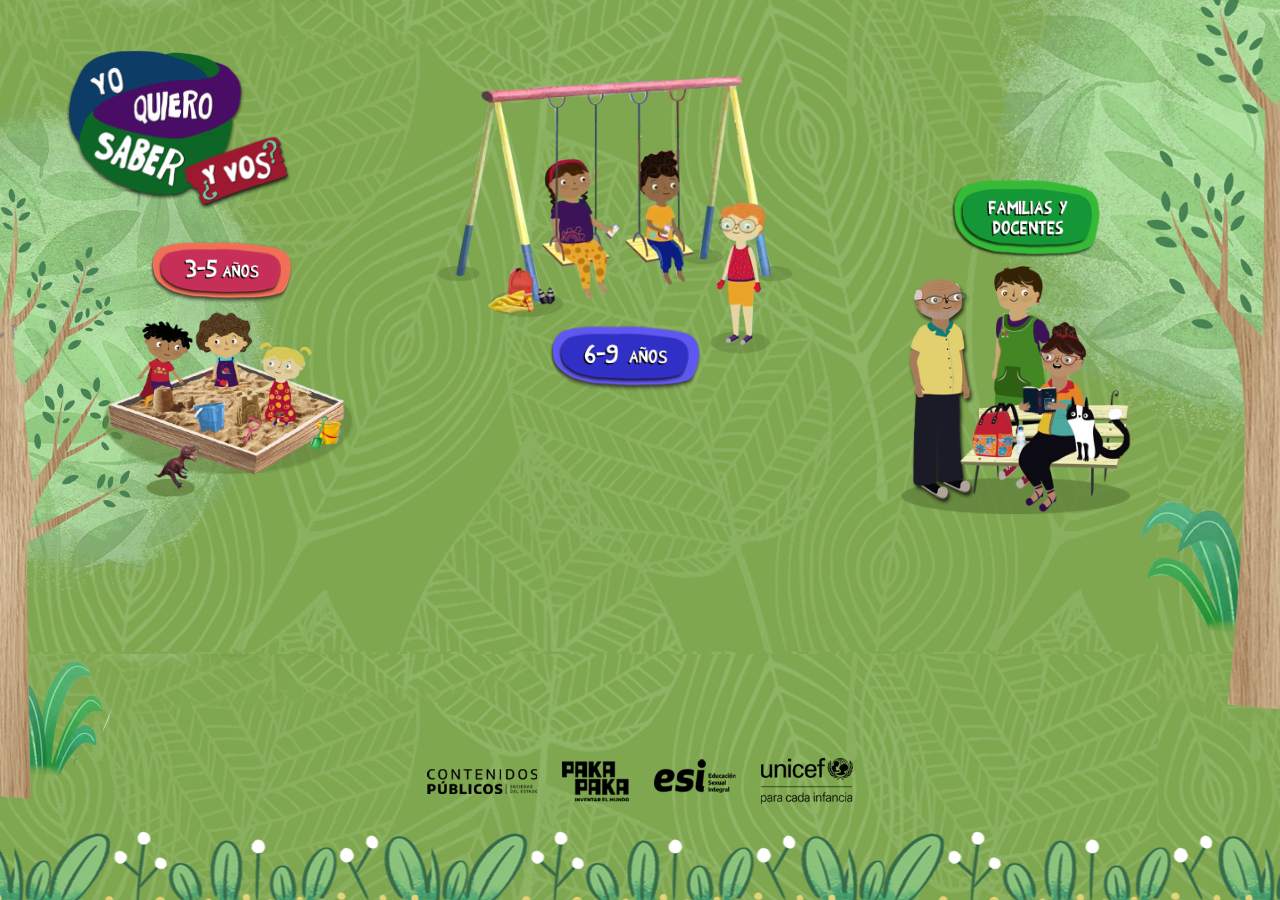
<file: index.html>
<!DOCTYPE html>
<html lang="en">
<head>
    <meta charset="UTF-8">
    <meta http-equiv="X-UA-Compatible" content="IE=edge">
    <meta name="viewport" content="width=device-width, initial-scale=1.0">

    <link rel="stylesheet" type="text/css" href="css/styles.css">

    <!-- googlefonts -->
    <link rel="preconnect" href="https://fonts.googleapis.com">
    <link rel="preconnect" href="https://fonts.gstatic.com" crossorigin>
    <link href="https://fonts.googleapis.com/css2?family=Montserrat:ital,wght@0,400;0,600;1,400;1,600&family=Nerko+One&display=swap" rel="stylesheet">
    <!-- end googlefonts -->

    <title>YO QUIERO SABER, ¿Y VOS?</title>
</head>
<body class="home__body">
    <div class="home__container">
        <!-- <img src="img/home_backgroung.png" alt="" class="home__background"> -->
        <img src="img/home_tree01.png" alt="" class="home__tree01">
        <img src="img/home_tree02.png" alt="" class="home__tree02">
        <img src="img/home_logo.png" alt="" class="home__logo">
        <div class="home__buttons">
            <a href="6-9_serie.html" class="home__button__3-5"><img src="img/home_3-5_normal.png" alt="" id="home__img__button__3-5"></a>
            <a href="6-9_serie.html" class="home__button__6-9"><img src="img/home_6-9_normal.png" alt="" id="home__img__button__6-9"></a>
            <a href="famydoc.html" class="home__button__famydoc"><img src="img/home_famydoc_normal.png" alt="" id="home__img__button__famydoc"></a>
        </div>        
        <footer class="home__footer">
            <img src="img/home_footer_logos.png" class="home__footer__logos" alt="">
        </footer>
    </div>    
    <script src="js/home.js"></script>   
</body>
</html>
</file>
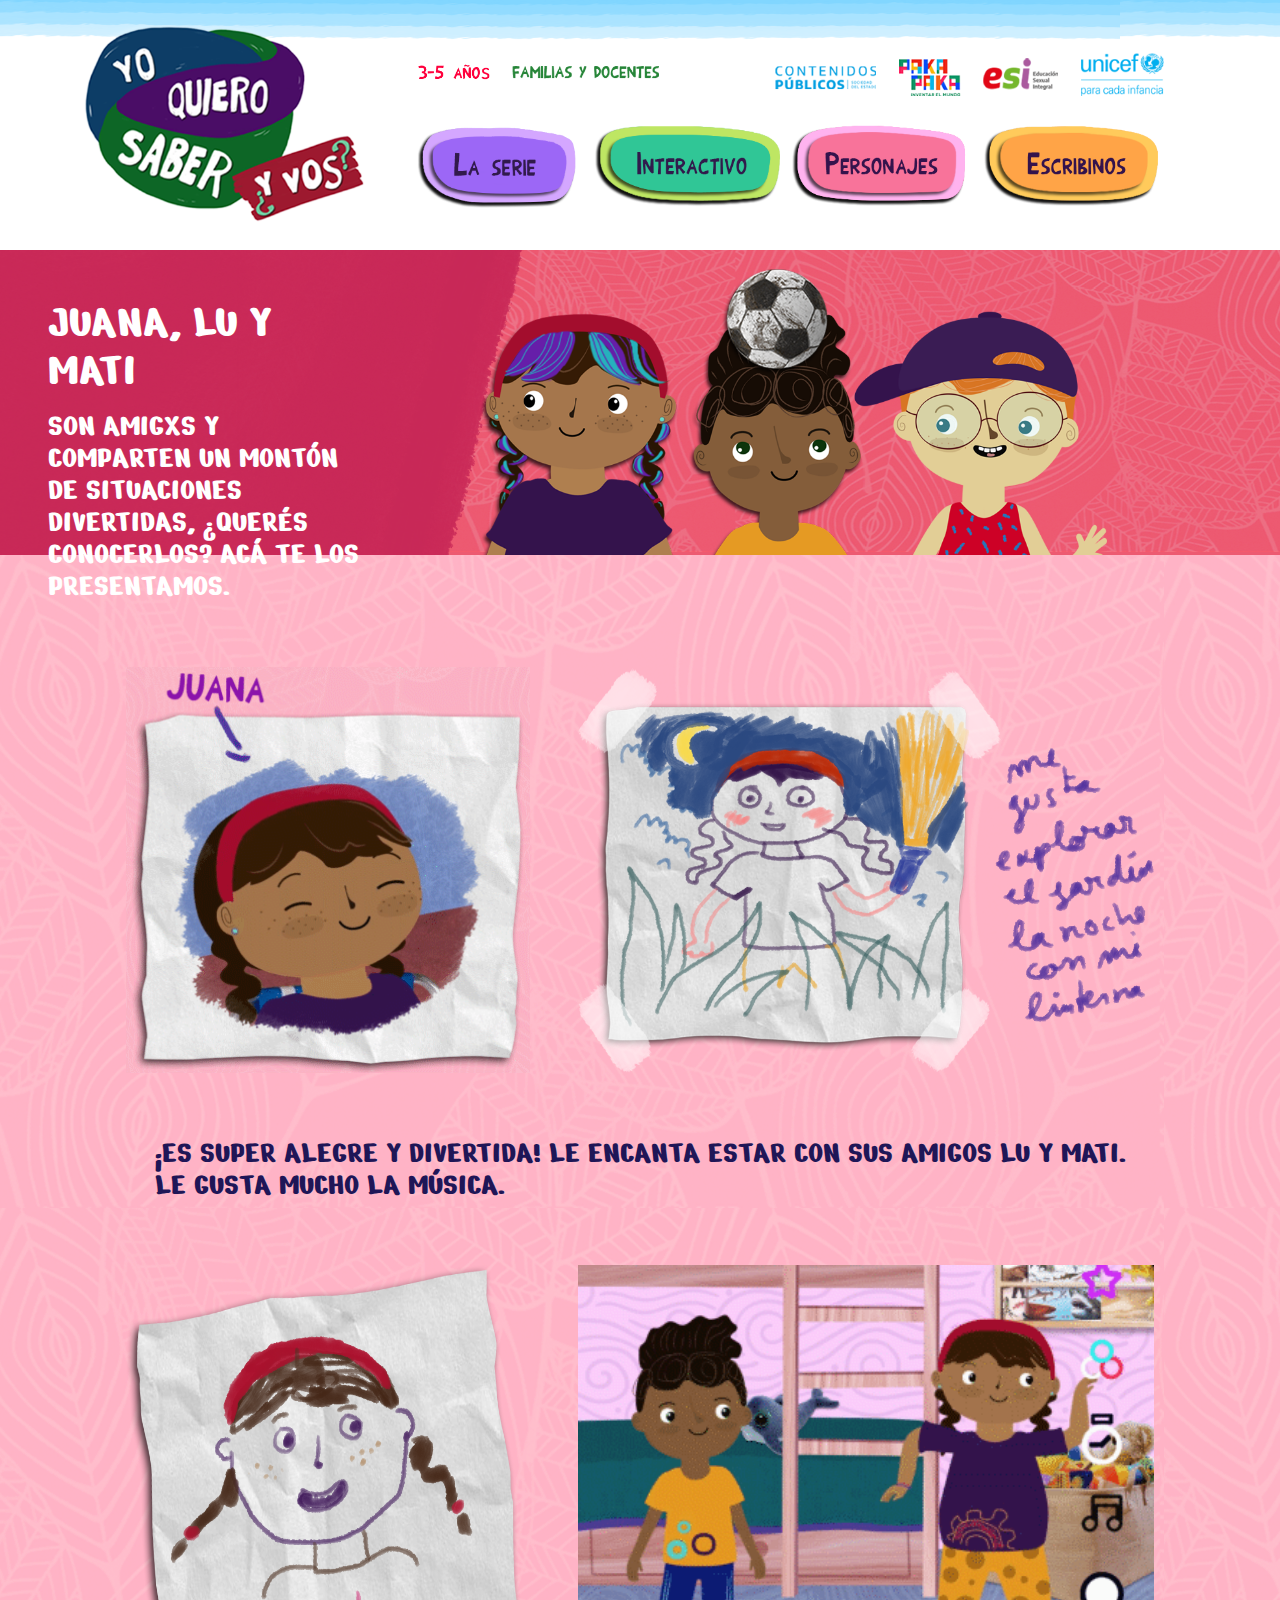
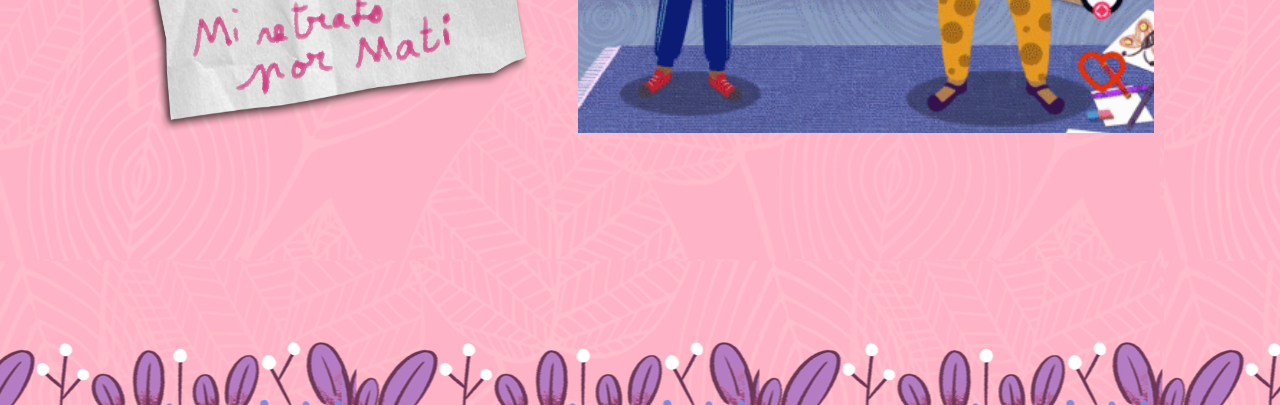
<file: 6-9_personajes-juana.html>
<!DOCTYPE html>
<html lang="en">
<head>
    <meta charset="UTF-8">
    <meta http-equiv="X-UA-Compatible" content="IE=edge">
    <meta name="viewport" content="width=device-width, initial-scale=1.0">

    <link rel="stylesheet" type="text/css" href="css/styles.css">

    <!-- googlefonts -->
    <link rel="preconnect" href="https://fonts.googleapis.com">
    <link rel="preconnect" href="https://fonts.gstatic.com" crossorigin>
    <link href="https://fonts.googleapis.com/css2?family=Montserrat:ital,wght@0,400;0,600;1,400;1,600&family=Nerko+One&display=swap" rel="stylesheet">
    <!-- end googlefonts -->

    <title>YO QUIERO SABER, ¿Y VOS? | PERSONAJES</title>
</head>
<body>
    <nav class="nav">
        <div class="nav__logo">
            <img src="img/nav_logo.png" class="logo" alt="Yo quiero saber, ¿y vos?">
        </div>
        <div class="navs__column"> 
            <div class="nav__top">
                <ul class="nav__top-list__age">
                    <li class="nav__top-list-item__age"><a href=""><img src="img/button-3-5-normal.png" id="tres-cinco" alt=""></a></li>
                    <li class="nav__top-list-item__age"><a href=""><img src="img/button-familia-docentes-normal.png" id="fam-doc" alt=""></a></li>
                </ul>
                <img src="img/nav_sponsors.png" alt="Contenidos Públicos, Paka Paka, Esi, Unicef" class="nav__img__sponsors">
            </div>
            <ul class="nav__bottom-list__sections">
                <li class="nav__bottom-list-item__sections"><a href="6-9_serie.html"><img src="img/button_serie_normal.png" id="la-serie" alt=""></a></li>
                <li class="nav__bottom-list-item__sections"><a href=""><img src="img/button_interactivo_normal.png" id="interactivo" alt=""></a></li>
                <li class="nav__bottom-list-item__sections button__active__personajes"><a href="6-9_personajes-juana.html"><img src="img/button_personajes_normal.png" id="personajes" alt=""></a></li>
                <li class="nav__bottom-list-item__sections"><a href=""><img src="img/button_escribinos_normal.png" id="escribinos" alt=""></a></li>
            </ul>
        </div>
    </nav>
    <header class="personajes-juana__header">
        <div class="personajes-juana__header__container">
            <img src="img/personajes-juana_banner_background.png" class="personajes-juana__header__background" alt="">
            <img src="img/personajes-juana_banner_layer.png" class="personajes-juana__header__text-zone__img" alt="">
            <div class="personajes-juana__header__text">
                <h1>JUANA, LU Y MATI</h1>
                <p>SON AMIGXS Y COMPARTEN UN MONTÓN DE SITUACIONES DIVERTIDAS, ¿QUERÉS CONOCERLOS? ACÁ TE LOS PRESENTAMOS.</p>
            </div>
            <div class="personajes-juana__header__characters-img">
                <img src="img/personajes-juana_banner_characters.png" class="personajes-juana__header__characters" alt="Personajes">
            </div>
        </div>        
    </header>
    <div class="personajes-juana__background">
        <section class="personajes-juana__presentation">
            <div class="personajes-juana__images__row">
                <img src="img/personajes-juana_laugh.gif" alt="" class="personajes-juana__img__40">
                <img src="img/personajes-juana_draw.png" alt="" class="personajes-juana__img__60">
                <p class="personajes-juana__presentation__text">¡ES SUPER ALEGRE Y DIVERTIDA! LE ENCANTA ESTAR CON SUS AMIGOS LU Y MATI.<br>
                    LE GUSTA MUCHO LA MÚSICA.</p>
                <img src="img/personajes-juana_portrait.png" alt="" class="personajes-juana__img__40">
                <img src="img/personajes-juana_dance.gif" alt="" class="personajes-juana__img__60">
            </div>
        </section>
        <footer>
        </footer> 
    </div>
    <script src="js/main.js"></script>   
</body>
</html>
</file>
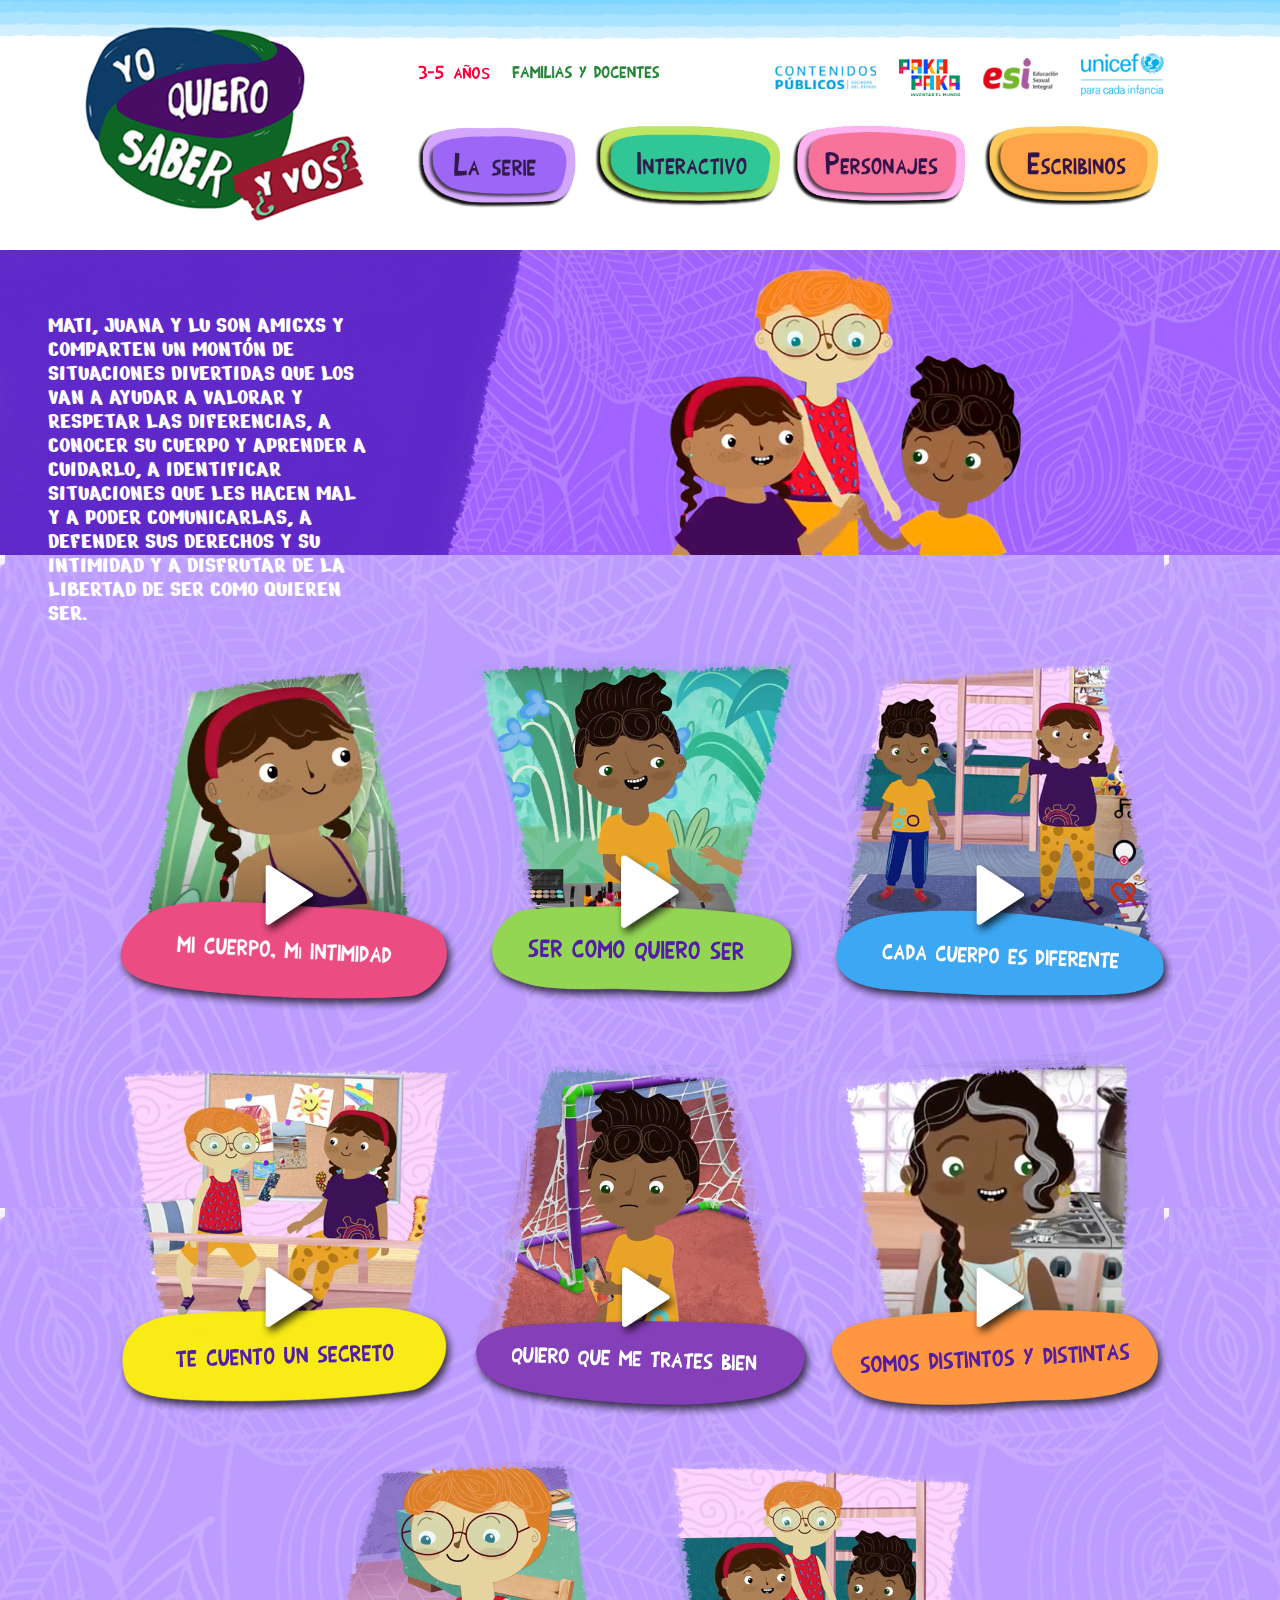
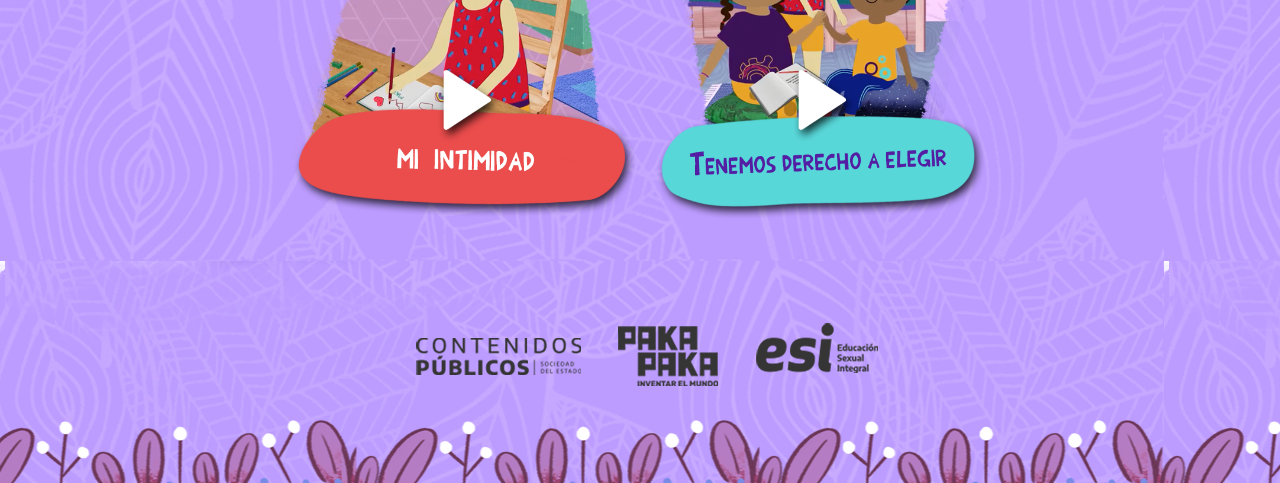
<file: 6-9_serie.html>
<!DOCTYPE html>
<html lang="en">
<head>
    <meta charset="UTF-8">
    <meta http-equiv="X-UA-Compatible" content="IE=edge">
    <meta name="viewport" content="width=device-width, initial-scale=1.0">

    <link rel="stylesheet" type="text/css" href="css/styles.css">

    <!-- googlefonts -->
    <link rel="preconnect" href="https://fonts.googleapis.com">
    <link rel="preconnect" href="https://fonts.gstatic.com" crossorigin>
    <link href="https://fonts.googleapis.com/css2?family=Montserrat:ital,wght@0,400;0,600;1,400;1,600&family=Nerko+One&display=swap" rel="stylesheet">
    <!-- end googlefonts -->

    <title>YO QUIERO SABER, ¿Y VOS? | LA SERIE</title>
</head>
<body>
    <nav class="nav">
        <div class="nav__logo">
            <img src="img/nav_logo.png" class="logo" alt="Yo quiero saber, ¿y vos?">
        </div>
        <div class="navs__column"> 
            <div class="nav__top">
                <ul class="nav__top-list__age">
                    <li class="nav__top-list-item__age"><a href=""><img src="img/button-3-5-normal.png" id="tres-cinco" alt=""></a></li>
                    <li class="nav__top-list-item__age"><a href=""><img src="img/button-familia-docentes-normal.png" id="fam-doc" alt=""></a></li>
                </ul>
                <img src="img/nav_sponsors.png" alt="Contenidos Públicos, Paka Paka, Esi, Unicef" class="nav__img__sponsors">
            </div>
            <ul class="nav__bottom-list__sections">
                <li class="nav__bottom-list-item__sections button__active__la-serie"><a href="6-9_serie.html"><img src="img/button_serie_normal.png" id="la-serie" alt=""></a></li>
                <li class="nav__bottom-list-item__sections"><a href=""><img src="img/button_interactivo_normal.png" id="interactivo" alt=""></a></li>
                <li class="nav__bottom-list-item__sections"><a href="6-9_personajes-juana.html"><img src="img/button_personajes_normal.png" id="personajes" alt=""></a></li>
                <li class="nav__bottom-list-item__sections"><a href=""><img src="img/button_escribinos_normal.png" id="escribinos" alt=""></a></li>
            </ul>
        </div>
    </nav>
    <header class="la-serie__header">
        <div class="la-serie__header__container">
            <img src="img/la-serie_banner_background.png" class="la-serie__header__background" alt="">
            <img src="img/la-serie_banner_layer.png" class="la-serie__header__text-zone__img" alt="">
            <div class="la-serie__header__text">
                <p>MATI, JUANA Y LU SON AMIGXS Y COMPARTEN UN MONTÓN DE SITUACIONES DIVERTIDAS QUE LOS VAN A AYUDAR A VALORAR Y RESPETAR LAS DIFERENCIAS, A CONOCER SU CUERPO Y APRENDER A CUIDARLO, A IDENTIFICAR SITUACIONES QUE LES HACEN MAL Y A PODER COMUNICARLAS, A DEFENDER SUS DERECHOS Y SU INTIMIDAD Y A DISFRUTAR DE LA LIBERTAD DE SER COMO QUIEREN SER.</p>
            </div>
            <div class="la-serie__header__characters-img">
                <img src="img/la-serie_banner_characters.png" class="la-serie__header__characters" alt="Personajes">
            </div>
        </div>        
    </header>
    <div class="la-serie__background">
        <section class="la-serie__chapters">
            <div class="la-serie__chapters__row">
                <img src="img/la-serie_chapter01.png" alt="" class="la-serie__chapters__video" id="button__la-serie__ch01">
                <img src="img/la-serie_chapter02_hover.png" alt="" class="la-serie__chapters__video" id="button__la-serie__ch02">
                <img src="img/la-serie_chapter03.png" alt="" class="la-serie__chapters__video" id="button__la-serie__ch03">
                <img src="img/la-serie_chapter04.png" alt="" class="la-serie__chapters__video" id="button__la-serie__ch04">
                <img src="img/la-serie_chapter05.png" alt="" class="la-serie__chapters__video" id="button__la-serie__ch05">
                <img src="img/la-serie_chapter06.png" alt="" class="la-serie__chapters__video" id="button__la-serie__ch06">
                <img src="img/la-serie_chapter07.png" alt="" class="la-serie__chapters__video" id="button__la-serie__ch07">
                <img src="img/la-serie_chapter08.png" alt="" class="la-serie__chapters__video" id="button__la-serie__ch08">
            </div>
        </section>
        <footer>
            <img src="img/la-serie_footer_logos.png" class="la-serie_footer_logos" alt="">    
        </footer> 
    </div>
    <script src="js/main.js"></script>
    <script src="js/la-serie_6-9.js"></script>   
</body>
</html>
</file>
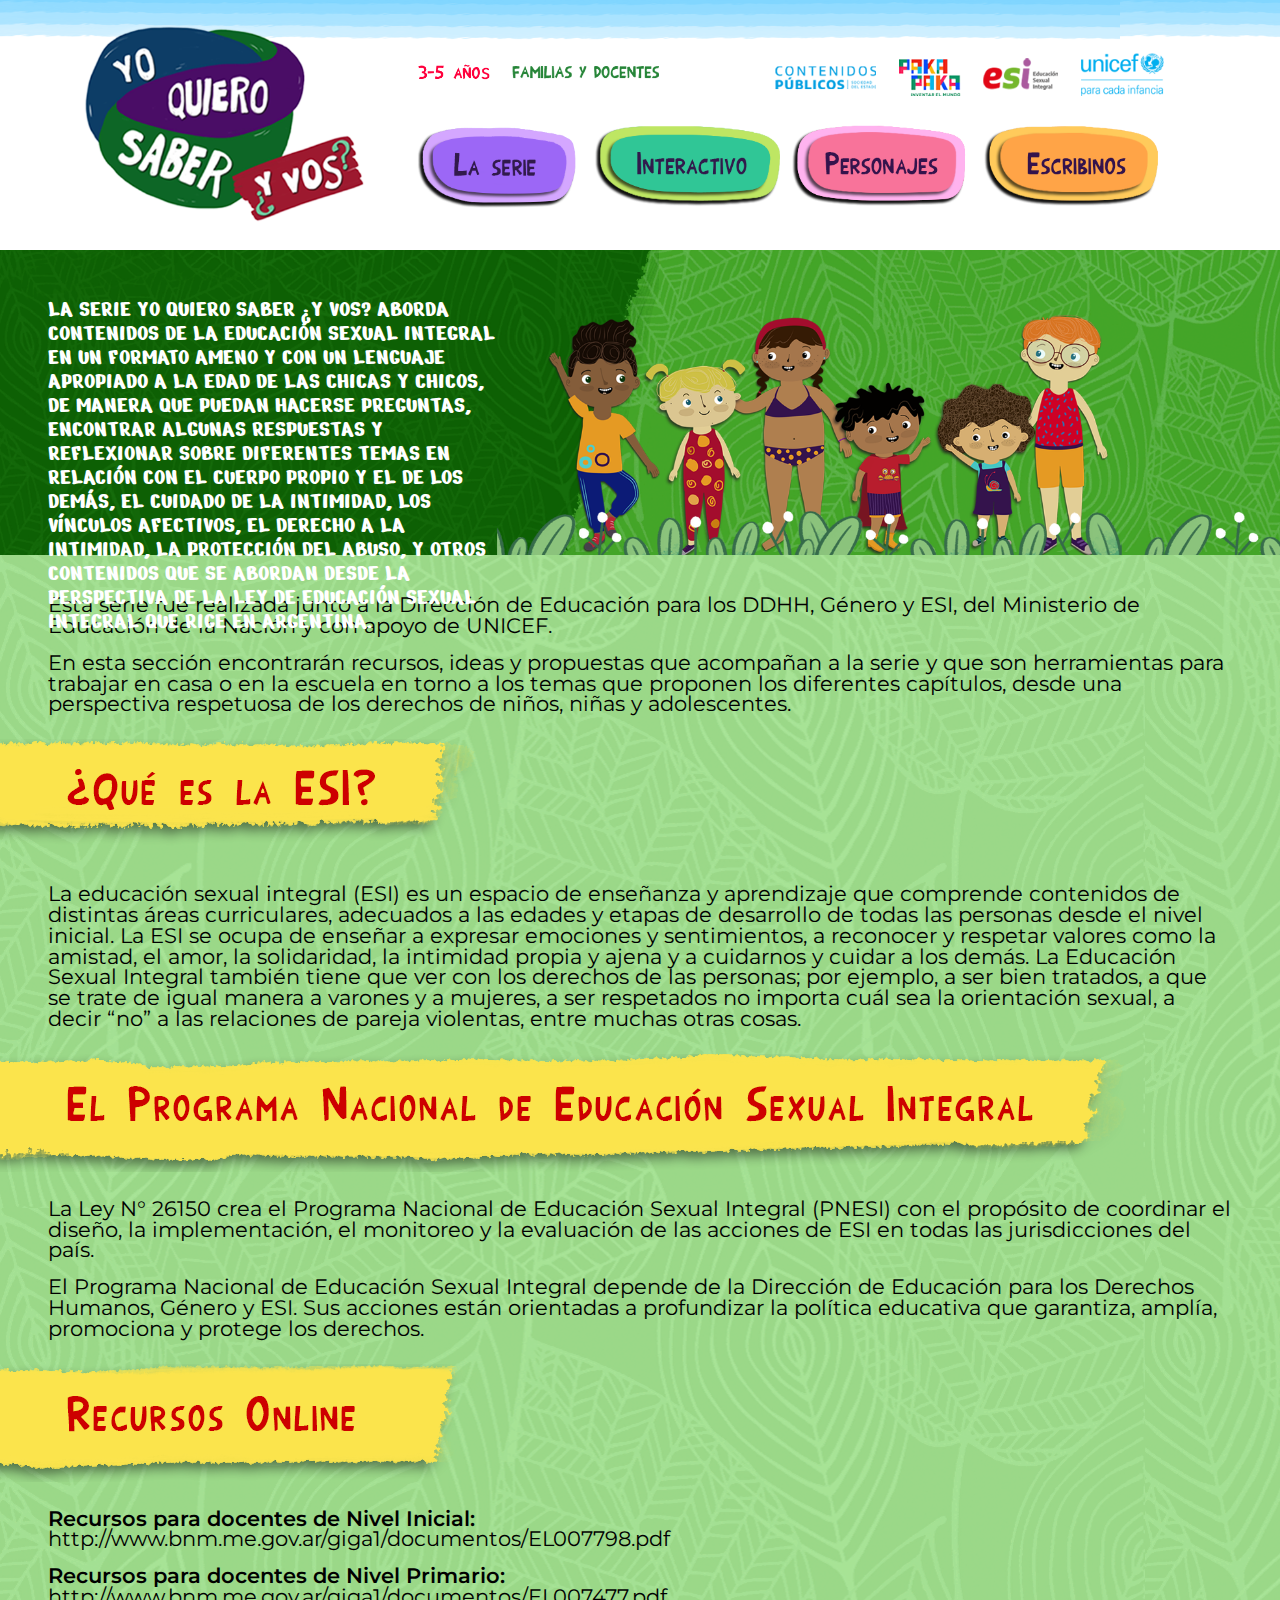
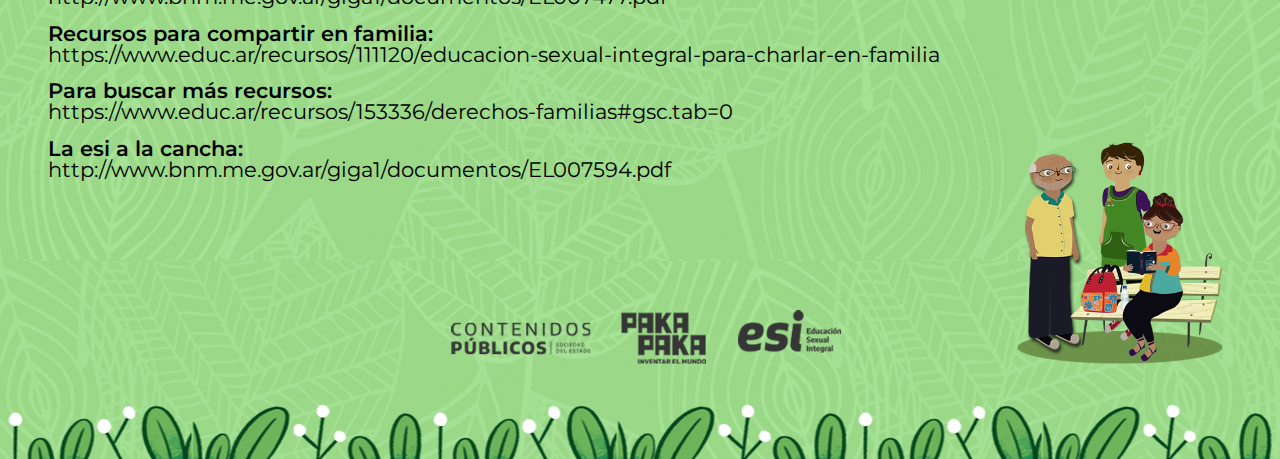
<file: famydoc.html>
<!DOCTYPE html>
<html lang="en">
<head>
    <meta charset="UTF-8">
    <meta http-equiv="X-UA-Compatible" content="IE=edge">
    <meta name="viewport" content="width=device-width, initial-scale=1.0">

    <link rel="stylesheet" type="text/css" href="css/styles.css">

    <!-- googlefonts -->
    <link rel="preconnect" href="https://fonts.googleapis.com">
    <link rel="preconnect" href="https://fonts.gstatic.com" crossorigin>
    <link href="https://fonts.googleapis.com/css2?family=Montserrat:ital,wght@0,400;0,600;1,400;1,600&family=Nerko+One&display=swap" rel="stylesheet">
    <!-- end googlefonts -->

    <title>YO QUIERO SABER, ¿Y VOS? | FAMILIA Y DOCENTES</title>
</head>
<body>
    <nav class="nav">
        <div class="nav__logo">
            <img src="img/nav_logo.png" class="logo" alt="Yo quiero saber, ¿y vos?">
        </div>
        <div class="navs__column"> 
            <div class="nav__top">
                <ul class="nav__top-list__age">
                    <li class="nav__top-list-item__age"><a href=""><img src="img/button-3-5-normal.png" id="tres-cinco" alt=""></a></li>
                    <li class="nav__top-list-item__age"><a href=""><img src="img/button-familia-docentes-normal.png" id="fam-doc" alt=""></a></li>
                </ul>
                <img src="img/nav_sponsors.png" alt="Contenidos Públicos, Paka Paka, Esi, Unicef" class="nav__img__sponsors">
            </div>
            <ul class="nav__bottom-list__sections">
                <li class="nav__bottom-list-item__sections"><a href="6-9_serie.html"><img src="img/button_serie_normal.png" id="la-serie" alt=""></a></li>
                <li class="nav__bottom-list-item__sections"><a href=""><img src="img/button_interactivo_normal.png" id="interactivo" alt=""></a></li>
                <li class="nav__bottom-list-item__sections"><a href="6-9_personajes-juana.html"><img src="img/button_personajes_normal.png" id="personajes" alt=""></a></li>
                <li class="nav__bottom-list-item__sections"><a href=""><img src="img/button_escribinos_normal.png" id="escribinos" alt=""></a></li>
            </ul>
        </div>
    </nav>
    <header class="famydoc__header">
        <div class="famydoc__header__container">
            <img src="img/famydoc_banner_background.png" class="famydoc__header__background" alt="">
            <img src="img/famydoc_banner_layer.png" class="famydoc__header__text-zone__img" alt="">
            <div class="famydoc__header__text">
                <p>LA SERIE <strong>YO QUIERO SABER ¿Y VOS?</strong> ABORDA CONTENIDOS DE LA EDUCACIÓN SEXUAL INTEGRAL EN UN FORMATO AMENO Y CON UN LENGUAJE APROPIADO A LA EDAD DE LAS CHICAS Y CHICOS, DE MANERA QUE PUEDAN HACERSE PREGUNTAS, ENCONTRAR ALGUNAS RESPUESTAS Y REFLEXIONAR SOBRE DIFERENTES TEMAS EN RELACIÓN CON EL CUERPO PROPIO Y EL DE LOS DEMÁS, EL CUIDADO DE LA INTIMIDAD, LOS VÍNCULOS AFECTIVOS, EL DERECHO A LA INTIMIDAD, LA PROTECCIÓN DEL ABUSO, Y OTROS CONTENIDOS QUE SE ABORDAN DESDE LA PERSPECTIVA DE LA LEY DE EDUCACIÓN SEXUAL INTEGRAL QUE RIGE EN ARGENTINA.</p>
            </div>
            <div class="famydoc__header__characters-img">
                <img src="img/famydoc_banner_characters.png" class="famydoc__header__characters" alt="Personajes">
            </div>
        </div>        
    </header>
    <div class="famydoc__background">
        <section class="famydoc__presentation">
            <p class="famydoc__paragraph">Esta serie fue realizada junto a la Dirección de Educación para los DDHH, Género y ESI, del Ministerio de Educación de la Nación y con apoyo de UNICEF.</p>
            <p class="famydoc__paragraph">En esta sección encontrarán recursos, ideas y propuestas que acompañan a la serie y que son herramientas para trabajar en casa o en la escuela en torno a los temas que proponen los diferentes capítulos, desde una perspectiva respetuosa de los derechos de niños, niñas y adolescentes.</p>
        </section>
        <section class="famydoc__section">
            <img src="img/famydoc_title01.png" alt="" class="famydoc__title">
            <p class="famydoc__paragraph">La educación sexual integral (ESI) es un espacio de enseñanza y aprendizaje que comprende contenidos de distintas áreas curriculares, adecuados a las edades y etapas de desarrollo de todas las personas desde el nivel inicial. La ESI se ocupa de enseñar a expresar emociones y sentimientos, a reconocer y respetar valores como la amistad, el amor, la solidaridad, la intimidad propia y ajena y a cuidarnos y cuidar a los demás. La Educación Sexual Integral también tiene que ver con los derechos de las personas; por ejemplo, a ser bien tratados, a que se trate de igual manera a varones y a mujeres, a ser respetados no importa cuál sea la orientación sexual, a decir “no” a las relaciones de pareja violentas, entre muchas otras cosas.</p>
        </section>
        <section class="famydoc__section">
            <img src="img/famydoc_title02.png" alt="" class="famydoc__title">
            <p class="famydoc__paragraph">La Ley N° 26150 crea el Programa Nacional de Educación Sexual Integral (PNESI) con el propósito de coordinar el diseño, la implementación, el monitoreo y la evaluación de las acciones de ESI en todas las jurisdicciones del país.</p>
            <p class="famydoc__paragraph">El Programa Nacional de Educación Sexual Integral depende de la Dirección de Educación para los Derechos Humanos, Género y ESI. Sus acciones están orientadas a profundizar la política educativa que garantiza, amplía, promociona y protege los derechos.</p>
        </section>
        <section class="famydoc__section">
            <img src="img/famydoc_title03.png" alt="" class="famydoc__title">
            <p class="famydoc__paragraph"><span class="famydoc__strong-text">Recursos para docentes de Nivel Inicial: </span><br><a href="http://www.bnm.me.gov.ar/giga1/documentos/EL007798.pdf">http://www.bnm.me.gov.ar/giga1/documentos/EL007798.pdf</a></p>
            <p class="famydoc__paragraph"><span class="famydoc__strong-text">Recursos para docentes de Nivel Primario: </span><br><a href="http://www.bnm.me.gov.ar/giga1/documentos/EL007477.pdf">http://www.bnm.me.gov.ar/giga1/documentos/EL007477.pdf</a></p>
            <p class="famydoc__paragraph"><span class="famydoc__strong-text">Recursos para compartir en familia: </span><br><a href="https://www.educ.ar/recursos/111120/educacion-sexual-integral-para-charlar-en-familia">https://www.educ.ar/recursos/111120/educacion-sexual-integral-para-charlar-en-familia</a></p>
            <p class="famydoc__paragraph"><span class="famydoc__strong-text">Para buscar más recursos: </span><br><a href="https://www.educ.ar/recursos/153336/derechos-familias#gsc.tab=0">https://www.educ.ar/recursos/153336/derechos-familias#gsc.tab=0</a></p>
            <p class="famydoc__paragraph"><span class="famydoc__strong-text"><strong>La esi a la cancha: </span><br><a href="http://www.bnm.me.gov.ar/giga1/documentos/EL007594.pdf">http://www.bnm.me.gov.ar/giga1/documentos/EL007594.pdf</a></p>
        </section>
        <footer class="famydoc__footer">
            <img src="img/la-serie_footer_logos.png" class="famydoc__footer__logos" alt="">
            <img src="img/famydoc_footer_img.png" class="famydoc__footer__img" alt="">
        </footer> 
    </div>
    <script src="js/main.js"></script>   
</body>
</html>
</file>
<file: css/styles.css>
/* http://meyerweb.com/eric/tools/css/reset/ 
   v2.0 | 20110126
   License: none (public domain)
*/

html, body, div, span, applet, object, iframe,
h1, h2, h3, h4, h5, h6, p, blockquote, pre,
a, abbr, acronym, address, big, cite, code,
del, dfn, em, img, ins, kbd, q, s, samp,
small, strike, strong, sub, sup, tt, var,
b, u, i, center,
dl, dt, dd, ol, ul, li,
fieldset, form, label, legend,
table, caption, tbody, tfoot, thead, tr, th, td,
article, aside, canvas, details, embed, 
figure, figcaption, footer, header, hgroup, 
menu, nav, output, ruby, section, summary,
time, mark, audio, video {
	margin: 0;
	padding: 0;
	border: 0;
	font-size: 100%;
	font: inherit;
	vertical-align: baseline;
}
/* HTML5 display-role reset for older browsers */
article, aside, details, figcaption, figure, 
footer, header, hgroup, menu, nav, section {
	display: block;
}
body {
	line-height: 1;
}
ol, ul {
	list-style: none;
}
blockquote, q {
	quotes: none;
}
blockquote:before, blockquote:after,
q:before, q:after {
	content: '';
	content: none;
}
table {
	border-collapse: collapse;
	border-spacing: 0;
}

/* desktop styles */

.home__body {
    background-image: url(../img/home_background.png);
    background-repeat: repeat;
}

.home__container {
    /* position: relative; */
    /* width: 100%;
    height: 100%; */
}

.home__background {
    height: 100%;
    width: 100%;
}

.home__tree01 {
    position: absolute;
    left: 0%;
    bottom: 10%;
    height: 80%;
    z-index: -1;
}

.home__tree02 {
    position: absolute;
    right: 0%;
    height: 80%;
    z-index: -1;
}

.home__logo {
    width: 18%;
    position: absolute;
    left: 5%;
    top: 5%;
}

.home__buttons {
    display: flex;
    flex-direction: row;
    z-index: 1;
}

.home__button__3-5 {
    margin-top: 18%;
    margin-left: 8%;
    width: 30%;
}

.home__button__6-9 {
    margin-top: 5%;
    width: 40%;
}

.home__button__famydoc {
    margin-top: 13%;
    margin-right: 5%;
    width: 30%;
}

#home__img__button__3-5 {
    width: 75%;
}

#home__img__button__6-9 {
    width: 80%;
}

#home__img__button__famydoc {
    width: 80%;
}

.home__footer {
    background-image: url(../img/home_footer_detail.png);
    background-repeat: repeat-x;
    width: 100%;
    position: absolute;
    left: 0%;
    bottom: 0%;
}

.home__footer__logos {
    /* width: 40%; */
    height: 50%;

}

.nav {
    background-image: url("../img/nav_bar.png");
    background-repeat: repeat-x;
    background-size: 70rem;
    background-color: #ffffff;
    height: 10vh;
    margin: 0rem;
    padding: 5rem;
    display:flex;
    flex-direction: row;
    align-items: center;
}

.nav__logo {

}

.logo {
    width: 18rem;
}

.navs__column {
    display: flex;
    flex-direction: column;
    padding: 2rem;

}

.nav__top {
    padding: 1rem 0rem;
    display: flex;
    flex-direction: row;
    justify-content: space-between;
    align-items: center;
    /* width: 30%; */

}

.nav__top-list__age {
    display: flex;
    flex-direction: row;

}

.nav__top-list-item__age {

}

#tres-cinco {
    height: 2rem;
}

#fam-doc {
    height: 2rem;
}

.nav__img__sponsors {
    width: 25rem;
}

.nav__bottom-list__sections {
    display: flex;
    flex-direction: row;
    justify-content: space-around;

}

.nav__bottom-list-item__sections {

}

#la-serie {
    width: 12rem;
    /* background-color: blue; */
}

#interactivo {
    width: 12rem;
    /* background-color: blueviolet; */
}

#personajes {
    width: 12rem;
    /* background-color: red; */
}

#escribinos {
    width: 12rem;
    /* background-color: green; */
}

.la-serie__header__container {
    position: relative;
    width: 100%;
    background-color: #a265ff;
}

.la-serie__header__background {
    width: 100%;
}

.la-serie__header__text-zone__img {
    position: absolute;
    left: 0rem; 
    top: 0rem;
    height: 100%;
}

.la-serie__header__text {
    position: absolute;
    width: 25%;
    left: 3rem; 
    top: 3rem;
    font-family: 'Nerko One', cursive;
    color: #ffffff;
    font-size: 1.5rem;
    padding: 1rem 0;
}

.la-serie__header__characters {
    height: 100%;
    position: absolute;
    right: 10%; 
    top: 0rem;
}

.la-serie__background {
    background-image: url("../img/la-serie_background.png");
    background-repeat: repeat;
}

.la-serie__chapters {
    padding: 2rem 0;
}

.la-serie__chapters__row {
    padding: 3rem;
    display: flex;
    flex-direction: row;
    flex-wrap: wrap;
    justify-content: center;
}

.la-serie__chapters__video {
    width: 30%;
}

footer {
    background-image: url("../img/la-serie_footer_detail.png");
    background-repeat: repeat-x;
    background-position: bottom;
    height: 10rem;
    display: flex;
    flex-direction: row;
    justify-content: center;
}

.la-serie_footer_logos {
    height: 50%;
}

.personajes-juana__header__container {
    position: relative;
    width: 100%;
    background-color: #ed5a71;
}

.personajes-juana__header__background {
    width: 100%;
}

.personajes-juana__header__text-zone__img {
    position: absolute;
    left: 0rem; 
    top: 0rem;
    height: 100%;
}

.personajes-juana__header__text {
    position: absolute;
    width: 25%;
    left: 3rem; 
    top: 3rem;
    font-family: 'Nerko One', cursive;
    color: #ffffff;
}

.personajes-juana__header__text h1 {
    font-size: 3rem;
}

.personajes-juana__header__text p {
    font-size: 2rem;
    padding: 1rem 0;
}

.personajes-juana__header__characters {
    height: 100%;
    position: absolute;
    left: 30rem; 
    top: 0rem;
}

.personajes-juana__background {
    background-image: url("../img/personajes-juana_background.png");
    background-repeat: repeat;
}

.personajes-juana__presentation {
    padding: 2rem 0;
}

.personajes-juana__images__row {
    padding: 3rem 4rem;
    display: flex;
    flex-direction: row;
    flex-wrap: wrap;
    justify-content: center;
}

.personajes-juana__img__40 {
    padding: 2rem 1.5rem;
    width: 35%;
}

.personajes-juana__img__60 {
    padding: 2rem 1.5rem;
    width: 50%;
}

.personajes-juana__presentation__text {
    padding: 2rem 0;
    font-family: 'Nerko One', cursive;
    font-size: 2rem;
    color: #1f1657;
} 

.famydoc__header__container {
    position: relative;
    width: 100%;
    background-color: #43a528;
}

.famydoc__header__background {
    width: 100%;
}

.famydoc__header__text-zone__img {
    position: absolute;
    left: 0rem; 
    top: 0rem;
    height: 100%;
}

.famydoc__header__text {
    position: absolute;
    width: 35%;
    left: 3rem; 
    top: 3rem;
    font-family: 'Nerko One', cursive;
    font-size: 1.5rem;
    color: #ffffff;
}

.famydoc__header__characters {
    height: 100%;
    position: absolute;
    right: 0rem; 
    top: 0rem;
}

.famydoc__background {
    background-image: url("../img/famydoc_background.png");
    background-repeat: repeat;
}

.famydoc__presentation {
    padding-top: 2rem;
}

.famydoc__paragraph {
    font-family: 'Montserrat', sans-serif;
    font-size: 1.3rem;
    color: black;
    padding: 0.5rem 3rem 0.5rem 3rem;
}

.famydoc__paragraph a {
    color: black;
    text-decoration: none;
}

.famydoc__strong-text {
    font-weight: 600;
}

.famydoc__title {
    margin: 1rem 0;

}

.famydoc__footer {
    background-image: url("../img/famydoc_footer_detail.png");
    background-repeat: repeat-x;
    background-position: bottom;
    height: 30vh;
    position: relative;
}

.famydoc__footer__logos {
    position: absolute;
    height: 25%;
    bottom: 30%;
}

.famydoc__footer__img {
    position: absolute;
    right: 3%;
    bottom: 25%;
    width: 20%;
}
</file>
